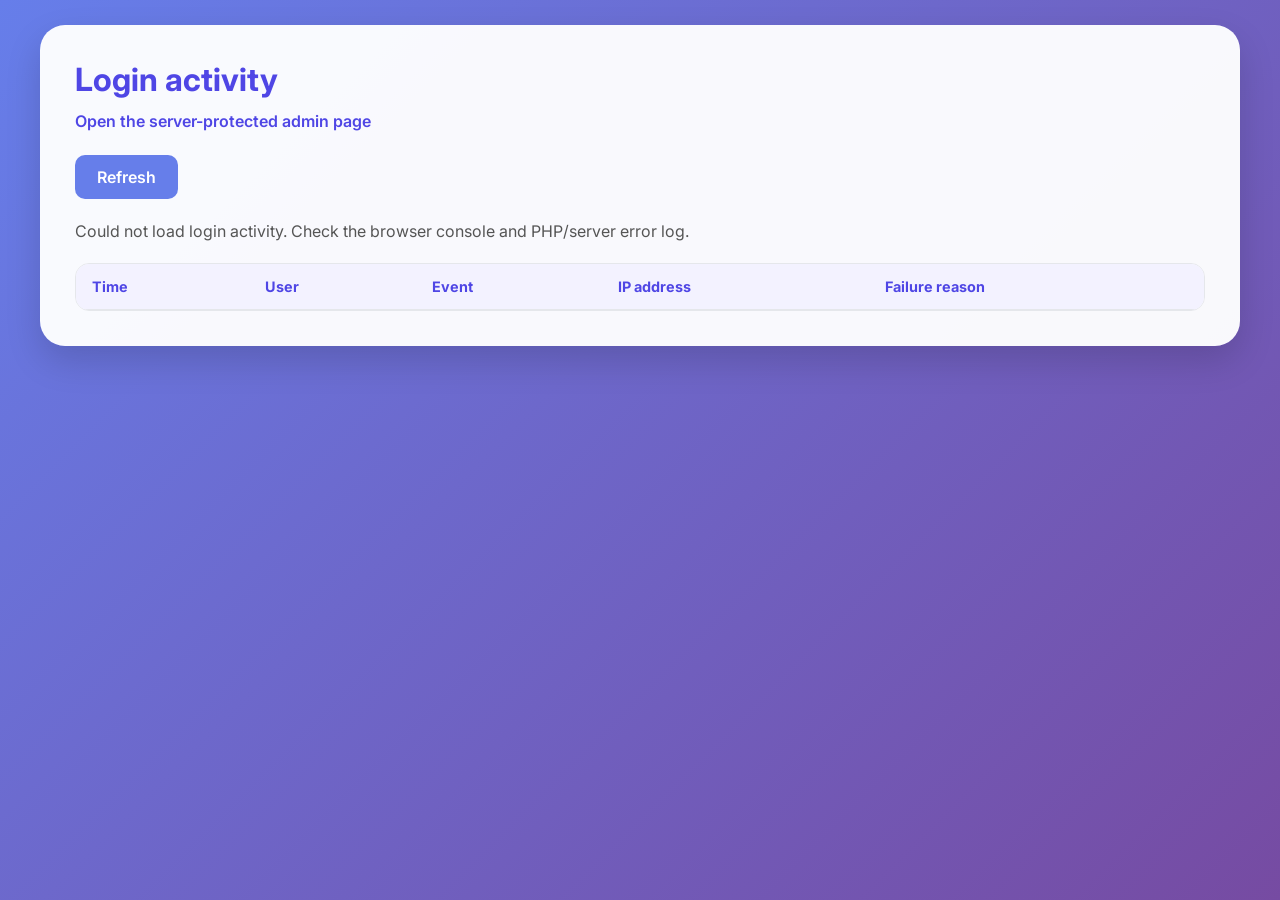
<file: admin-panel.html>
<!doctype html>
<html lang="en">
<head>
  <meta charset="utf-8">
  <meta name="viewport" content="width=device-width, initial-scale=1">
  <title>Login activity</title>
  <link rel="stylesheet" href="css/admin-panel.css">
</head>

<body>
  <main>
    <h1>Login activity</h1>
    <p><a href="admin-panel.php">Open the server-protected admin page</a></p>
    <button id="refresh" type="button">Refresh</button>
    <p id="message" role="status" aria-live="polite">Loading…</p>

    <div class="table-wrap">
      <table>
        <thead>
          <tr>
            <th>Time</th>
            <th>User</th>
            <th>Event</th>
            <th>IP address</th>
            <th>Failure reason</th>
          </tr>
        </thead>
        <tbody id="events"></tbody>
      </table>
    </div>
  </main>

  <script>
    const message = document.querySelector('#message');
    const tableBody = document.querySelector('#events');

    async function loadEvents() {
      message.textContent = 'Loading…';
      tableBody.replaceChildren();

      try {
        // Endpoint is in the repository root beside this HTML file.
        const response = await fetch('./admin-auth-events.php', {
          credentials: 'same-origin',
          headers: { Accept: 'application/json' },
          cache: 'no-store'
        });

        if (response.status === 403) {
          message.textContent = 'Sign in with an admin account to view login activity.';
          return;
        }
        if (!response.ok) {
          throw new Error(`Server returned HTTP ${response.status}`);
        }

        const data = await response.json();
        if (!Array.isArray(data.events)) {
          throw new Error(data.error || 'Unexpected response from the server');
        }
        if (data.events.length === 0) {
          message.textContent = 'No authentication events found.';
          return;
        }

        for (const event of data.events) {
          const row = document.createElement('tr');
          const values = [
            event.event_timestamp,
            event.username || event.username_attempted,
            event.event_type,
            event.ip_address,
            event.failure_reason
          ];

          for (const value of values) {
            const cell = document.createElement('td');
            cell.textContent = value == null || value === '' ? '—' : String(value);
            row.appendChild(cell);
          }
          tableBody.appendChild(row);
        }

        message.textContent = `Showing ${data.events.length} recent events.`;
      } catch (error) {
        console.error('Could not load login activity:', error);
        message.textContent = 'Could not load login activity. Check the browser console and PHP/server error log.';
      }
    }

    document.querySelector('#refresh').addEventListener('click', loadEvents);
    loadEvents();
  </script>
</body>
</html>
</file>
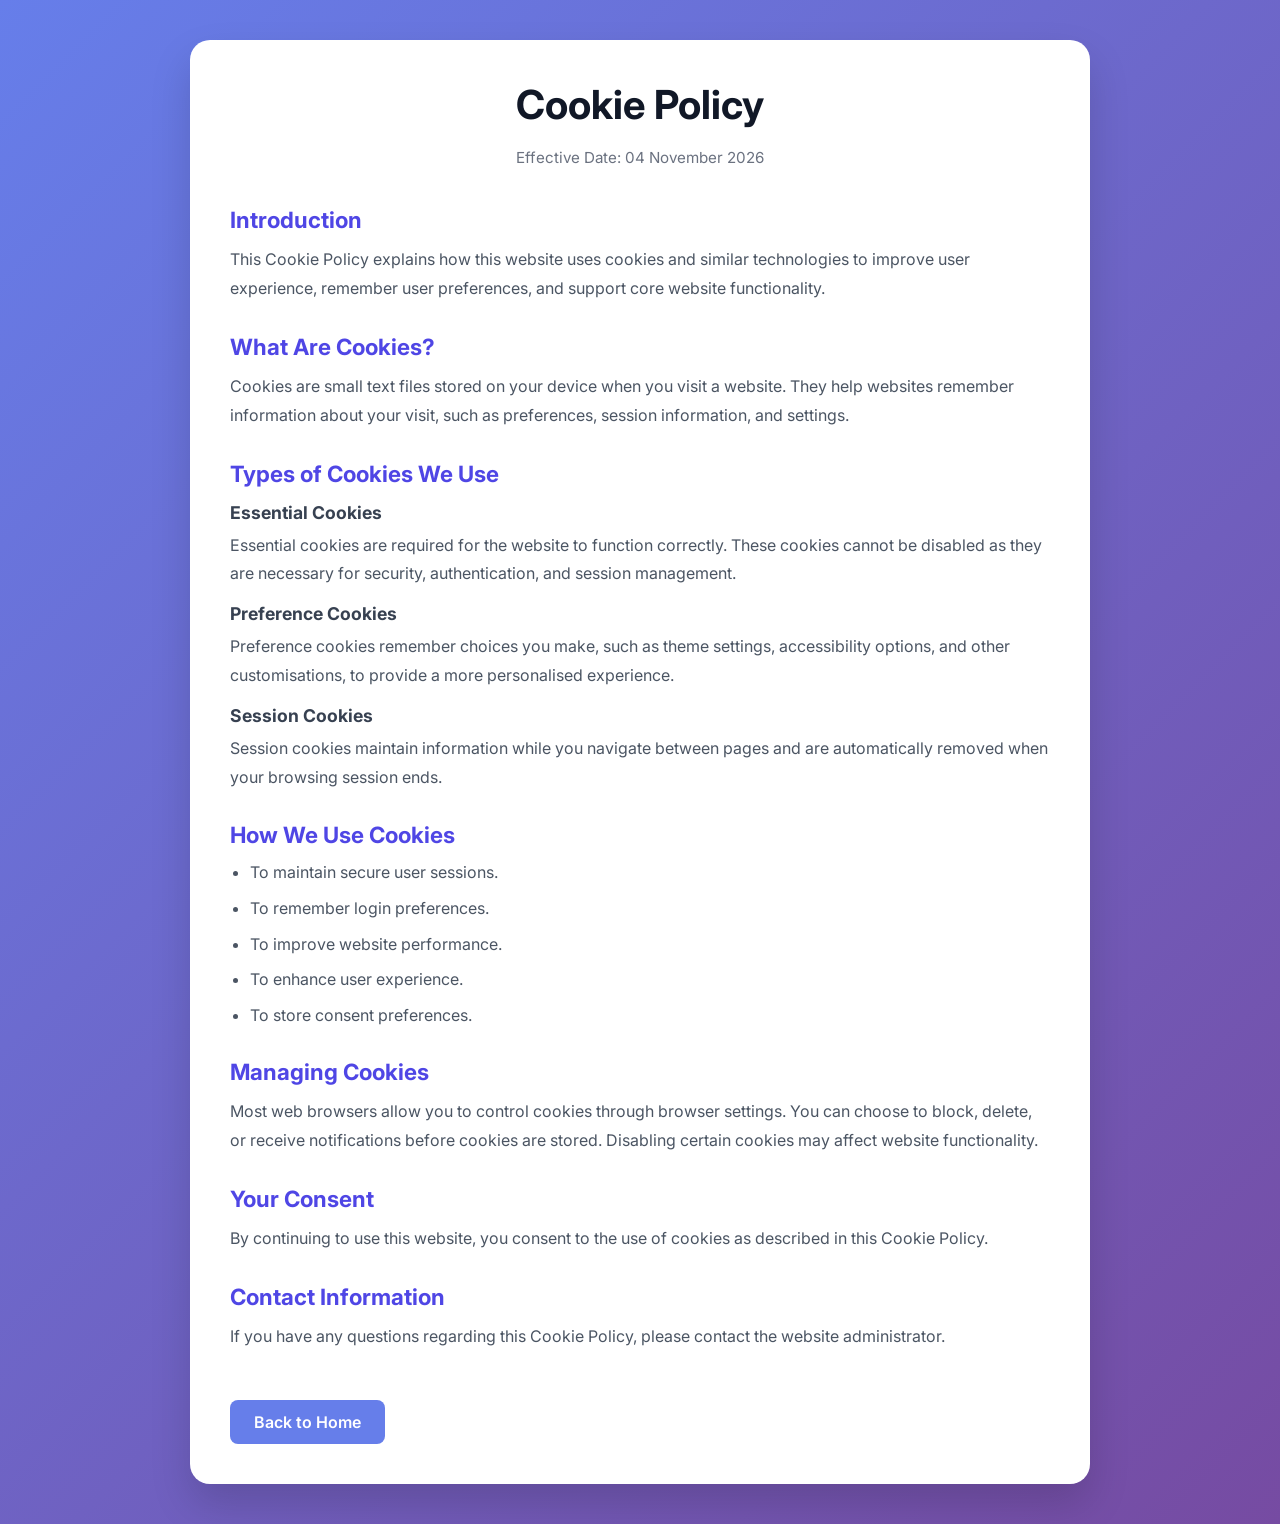
<file: cookie-policy.html>
<!DOCTYPE html>
<html lang="en">
<head>
    <meta charset="UTF-8">
    <meta name="viewport" content="width=device-width, initial-scale=1.0">
    <title>Cookie Policy</title>

    <link rel="stylesheet" href="css/cookie-policy.css">
</head>

<body>

    <div class="cookie-container">

        <h1>Cookie Policy</h1>

        <p class="effective-date">
            Effective Date: 04 November 2026
        </p>

        <section>
            <h2>Introduction</h2>

            <p>
                This Cookie Policy explains how this website uses cookies
                and similar technologies to improve user experience,
                remember user preferences, and support core website
                functionality.
            </p>
        </section>

        <section>
            <h2>What Are Cookies?</h2>

            <p>
                Cookies are small text files stored on your device when
                you visit a website. They help websites remember
                information about your visit, such as preferences,
                session information, and settings.
            </p>
        </section>

        <section>
            <h2>Types of Cookies We Use</h2>

            <h3>Essential Cookies</h3>

            <p>
                Essential cookies are required for the website to
                function correctly. These cookies cannot be disabled as
                they are necessary for security, authentication, and
                session management.
            </p>

            <h3>Preference Cookies</h3>

            <p>
                Preference cookies remember choices you make, such as
                theme settings, accessibility options, and other
                customisations, to provide a more personalised
                experience.
            </p>

            <h3>Session Cookies</h3>

            <p>
                Session cookies maintain information while you navigate
                between pages and are automatically removed when your
                browsing session ends.
            </p>
        </section>

        <section>
            <h2>How We Use Cookies</h2>

            <ul>
                <li>To maintain secure user sessions.</li>
                <li>To remember login preferences.</li>
                <li>To improve website performance.</li>
                <li>To enhance user experience.</li>
                <li>To store consent preferences.</li>
            </ul>
        </section>

        <section>
            <h2>Managing Cookies</h2>

            <p>
                Most web browsers allow you to control cookies through
                browser settings. You can choose to block, delete, or
                receive notifications before cookies are stored.
                Disabling certain cookies may affect website
                functionality.
            </p>
        </section>

        <section>
            <h2>Your Consent</h2>

            <p>
                By continuing to use this website, you consent to the
                use of cookies as described in this Cookie Policy.
            </p>
        </section>

        <section>
            <h2>Contact Information</h2>

            <p>
                If you have any questions regarding this Cookie Policy,
                please contact the website administrator.
            </p>
        </section>

        <a href="main.html" class="back-button">
            Back to Home
        </a>

    </div>

</body>
</html>
</file>
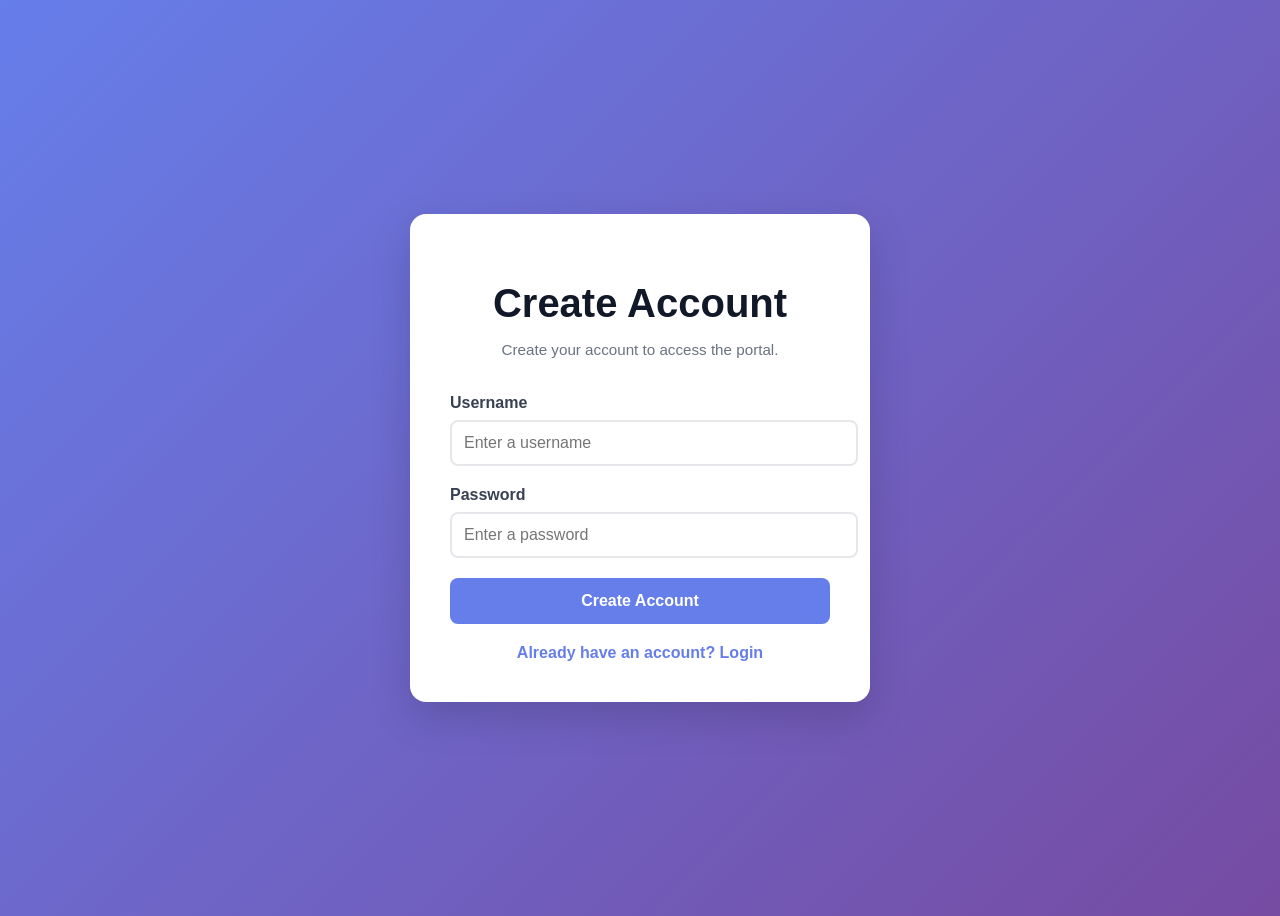
<file: create-account.html>
<!DOCTYPE html>
<html lang="en">
<head>

    <meta charset="UTF-8">

    <meta name="viewport" content="width=device-width, initial-scale=1.0">

    <title>Create Account</title>

    <link rel="stylesheet" href="css/create-account.css">

    <script src="scripts/create-account.js" defer></script>


</head>

<body>

    <form id="create-account-form">

        <div class="form-header">

            <h1>Create Account</h1>

            <p>
                Create your account to access the portal.
            </p>

        </div>

        <label for="username">
            Username
        </label>

        <input
            type="text"
            id="username"
            name="username"
            placeholder="Enter a username"
            required
        >

        <label for="password">
            Password
        </label>

        <input
            type="password"
            id="password"
            name="password"
            placeholder="Enter a password"
            required
        >

        <button type="submit">
            Create Account
        </button>

        <div class="login-link">

            <a href="login.html">
                Already have an account? Login
            </a>

        </div>

    </form>

    <!-- Success / Error Popup -->

    <div
        id="popup"
        class="popup hidden"
    >

        <div class="popup-content">

            <h2 id="popup-title">
                Notification
            </h2>

            <p id="popup-message">
                Message goes here.
            </p>

            <button
                id="popup-button"
                type="button"
            >
                Continue
            </button>

        </div>

    </div>

</body>
</html>
</file>
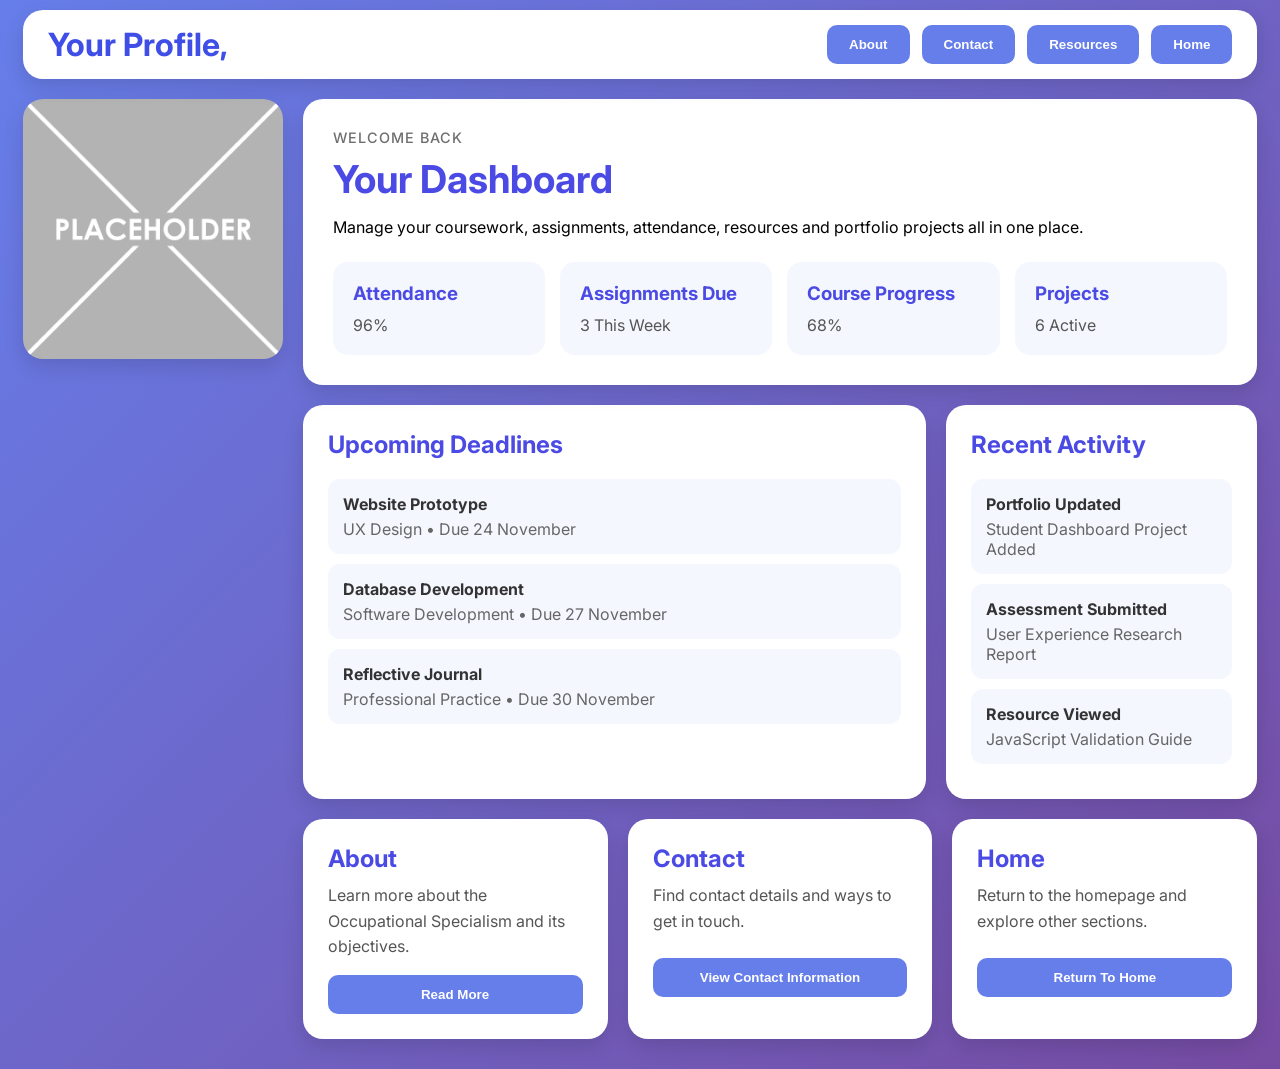
<file: profile.html>
<!DOCTYPE html>
<html lang="en">

<head>
    <meta charset="UTF-8">
    <meta name="viewport" content="width=device-width, initial-scale=1.0">
    <title>Student Dashboard</title>

    <link rel="stylesheet" href="css/profile-page.css">

    <script src="scripts/script.js" defer></script>
    <script src="scripts/profile.js" defer></script>
</head>

<body>

    <header>

        <div class="header-container">

            <div class="site-title">
                <h1>
                    Your Profile,
                    <span id="username"></span>
                </h1>
            </div>

            <nav>

                <ul class="navigator-menu">

                    <li>
                        <button class="nav-button">
                            About
                        </button>
                    </li>

                    <li>
                        <button class="nav-button">
                            Contact
                        </button>
                    </li>

                    <li>
                        <button class="nav-button">
                            Resources
                        </button>
                    </li>

                    <li>
                        <button class="nav-button">
                            Home
                        </button>
                    </li>

                </ul>

            </nav>

        </div>

    </header>

    <main class="main-content">

        <div class="left-column">

            <img
                class="placeholder-img"
                src="images/placeholder.png"
                alt="Profile Picture">

        </div>

        <div class="right-column">

            <section class="dashboard">

                <p class="subtitle">
                    WELCOME BACK
                </p>

                <h1>
                    Your Dashboard
                </h1>

                <p>
                    Manage your coursework, assignments,
                    attendance, resources and portfolio projects
                    all in one place.
                </p>

                <div class="body-container">

                    <div class="quick-stat">
                        <h3>Attendance</h3>
                        <p>96%</p>
                    </div>

                    <div class="quick-stat">
                        <h3>Assignments Due</h3>
                        <p>3 This Week</p>
                    </div>

                    <div class="quick-stat">
                        <h3>Course Progress</h3>
                        <p>68%</p>
                    </div>

                    <div class="quick-stat">
                        <h3>Projects</h3>
                        <p>6 Active</p>
                    </div>

                </div>

            </section>

            <section class="info-grid">

                <div class="deadlines">

                    <h2>
                        Upcoming Deadlines
                    </h2>

                    <div class="deadline-item">
                        <h4>Website Prototype</h4>
                        <p>
                            UX Design • Due 24 November
                        </p>
                    </div>

                    <div class="deadline-item">
                        <h4>Database Development</h4>
                        <p>
                            Software Development • Due 27 November
                        </p>
                    </div>

                    <div class="deadline-item">
                        <h4>Reflective Journal</h4>
                        <p>
                            Professional Practice • Due 30 November
                        </p>
                    </div>

                </div>

                <div class="activity">

                    <h2>
                        Recent Activity
                    </h2>

                    <div class="activity-item">
                        <h4>Portfolio Updated</h4>
                        <p>
                            Student Dashboard Project Added
                        </p>
                    </div>

                    <div class="activity-item">
                        <h4>Assessment Submitted</h4>
                        <p>
                            User Experience Research Report
                        </p>
                    </div>

                    <div class="activity-item">
                        <h4>Resource Viewed</h4>
                        <p>
                            JavaScript Validation Guide
                        </p>
                    </div>

                </div>

            </section>

            <section class="card-container">

                <div class="card">

                    <h2>
                        About
                    </h2>

                    <p>
                        Learn more about the Occupational
                        Specialism and its objectives.
                    </p>

                    <button id="openPopup">
                        Read More
                    </button>

                </div>

                <div class="card">

                    <h2>
                        Contact
                    </h2>

                    <p>
                        Find contact details and ways
                        to get in touch.
                    </p>

                    <button>
                        View Contact Information
                    </button>

                </div>

                <div class="card">

                    <h2>
                        Home
                    </h2>

                    <p>
                        Return to the homepage and
                        explore other sections.
                    </p>

                    <button>
                        Return To Home
                    </button>

                </div>

            </section>

        </div>

    </main>

    <footer>

        <p>
            
        </p>

    </footer>

</body>

</html>
</file>
<file: css/admin-panel.css>
@import url('https://fonts.googleapis.com/css2?family=Inter:wght@400;500;600;700&display=swap');

* {
    margin: 0;
    padding: 0;
    box-sizing: border-box;
}

body {
    min-height: 100vh;
    padding: 25px;
    font-family: 'Inter', sans-serif;
    color: #333;
    background: linear-gradient(135deg, #667eea 0%, #764ba2 100%);
}

main {
    width: min(1200px, 100%);
    margin: 0 auto;
    padding: 35px;
    background: rgba(255, 255, 255, 0.96);
    border-radius: 25px;
    box-shadow: 0 15px 35px rgba(0, 0, 0, 0.15);
}

h1 {
    margin-bottom: 12px;
    color: #4f46e5;
    font-size: 2rem;
    font-weight: 700;
}

main > p {
    margin: 12px 0;
    color: #6b7280;
}

/* Link to the PHP-protected page */
main > p a {
    color: #4f46e5;
    font-weight: 600;
    text-decoration: none;
}

main > p a:hover {
    text-decoration: underline;
}

/* Refresh button */
#refresh {
    margin: 12px 0;
    padding: 12px 22px;
    border: 0;
    border-radius: 10px;
    background: #667eea;
    color: #fff;
    font: inherit;
    font-weight: 600;
    cursor: pointer;
    transition: background .2s ease, transform .2s ease;
}

#refresh:hover {
    background: #5665ec;
    transform: translateY(-2px);
}

#refresh:focus-visible,
a:focus-visible {
    outline: 3px solid #3124d6;
    outline-offset: 3px;
}

#message {
    min-height: 1.5em;
    margin: 10px 0 18px;
    color: #555;
}

/* Responsive table container */
.table-wrap {
    overflow-x: auto;
    border: 1px solid #e5e7eb;
    border-radius: 14px;
    background: #fff;
}

table {
    width: 100%;
    border-collapse: collapse;
    text-align: left;
}

thead {
    background: #f3f2ff;
}

th,
td {
    padding: 14px 16px;
    border-bottom: 1px solid #e5e7eb;
    vertical-align: top;
}

th {
    color: #4f46e5;
    font-size: .9rem;
    font-weight: 700;
    white-space: nowrap;
}

td {
    color: #444;
    overflow-wrap: anywhere;
}

tbody tr:nth-child(even) {
    background: #fafaff;
}

tbody tr:hover {
    background: #f1f0ff;
}

tbody tr:last-child td {
    border-bottom: 0;
}

/* Mobile layout */
@media (max-width: 700px) {
    body {
        padding: 12px;
    }

    main {
        padding: 22px 16px;
        border-radius: 18px;
    }

    h1 {
        font-size: 1.6rem;
    }

    th,
    td {
        padding: 11px 12px;
    }
}
</file>
<file: css/cookie-policy.css>
@import url('https://fonts.googleapis.com/css2?family=Inter:wght@400;500;600;700&display=swap');

* {
    margin: 0;
    padding: 0;
    box-sizing: border-box;
}

body {
    min-height: 100vh;
    padding: 40px 20px;
    font-family: 'Inter', sans-serif;
    background: linear-gradient(135deg, #667eea 0%, #764ba2 100%);
    color: #1f2937;
}

.cookie-container {
    max-width: 900px;
    margin: 0 auto;
    padding: 40px;
    background: #ffffff;
    border-radius: 20px;
    box-shadow: 0 20px 40px rgba(0, 0, 0, 0.15);
}

h1 {
    text-align: center;
    margin-bottom: 15px;
    font-size: 2.5rem;
    color: #111827;
}

.effective-date {
    text-align: center;
    margin-bottom: 35px;
    color: #6b7280;
    font-size: 0.95rem;
}

section {
    margin-bottom: 30px;
}

h2 {
    margin-bottom: 12px;
    color: #4f46e5;
    font-size: 1.4rem;
}

h3 {
    margin-top: 15px;
    margin-bottom: 8px;
    color: #374151;
    font-size: 1.1rem;
}

p {
    line-height: 1.8;
    margin-bottom: 12px;
    color: #4b5563;
}

ul {
    margin-left: 20px;
}

li {
    margin-bottom: 10px;
    line-height: 1.6;
    color: #4b5563;
}

.back-button {
    display: inline-block;
    margin-top: 20px;
    padding: 12px 24px;
    background: #667eea;
    color: #ffffff;
    text-decoration: none;
    border-radius: 8px;
    font-weight: 600;
    transition: background 0.3s ease;
}

.back-button:hover {
    background: #5563d6;
}

@media (max-width: 768px) {

    .cookie-container {
        padding: 25px;
    }

    h1 {
        font-size: 2rem;
    }
}
</file>
<file: css/create-account.css>
#create-account-form {

    width: 380px;

    padding: 40px;

    background: #ffffff;

    border-radius: 16px;

    box-shadow:
        0 15px 40px rgba(0, 0, 0, 0.15);

    display: flex;
    flex-direction: column;
}

body {
    min-height: 100vh;
    display: flex;
    justify-content: center;
    align-items: center;
    background: linear-gradient(
        135deg,
        #667eea 0%,
        #764ba2 100%
    );
    font-family: 'Inter', sans-serif;
}


.form-header {

    text-align: center;

    margin-bottom: 20px;
}

.form-header h1 {

    color: #111827;

    font-size: 2.5rem;

    font-weight: 700;

    margin-bottom: 10px;
}

.form-header p {

    color: #6b7280;

    font-size: 0.95rem;
}

label {

    display: block;

    margin-bottom: 8px;

    color: #374151;

    font-weight: 600;
}

input[type="text"],
input[type="password"] {

    width: 100%;

    padding: 12px;

    margin-bottom: 20px;

    border: 2px solid #e5e7eb;

    border-radius: 8px;

    font-size: 1rem;

    font-family: inherit;
}

input[type="text"]:focus,
input[type="password"]:focus {

    outline: none;

    border-color: #667eea;

    box-shadow:
        0 0 0 4px rgba(102, 126, 234, 0.15);
}

button {

    width: 100%;

    padding: 14px;

    background: #667eea;

    color: white;

    border: none;

    border-radius: 8px;

    font-size: 1rem;

    font-weight: 600;

    cursor: pointer;

    transition: .3s;
}

button:hover {

    background: #5563d6;

    transform: translateY(-2px);
}

.login-link {

    text-align: center;

    margin-top: 20px;
}

.login-link a {

    text-decoration: none;

    color: #667eea;

    font-weight: 600;
}

.login-link a:hover {

    text-decoration: underline;
}

.hidden {
    display: none !important;
}

.popup {

    position: fixed;

    top: 20px;
    right: 20px;

    width: 380px;

    z-index: 9999;
}

.popup.hidden {
    display: none;
}

.popup-content {

    background: #ffffff;

    border-radius: 12px;

    padding: 20px;

    box-shadow:
        0 10px 30px rgba(0, 0, 0, 0.2);

    border-left: 5px solid #667eea;

    animation: slideIn .3s ease;
}

.popup-content h2 {

    font-size: 1.1rem;

    margin-bottom: 8px;

    color: #111827;
}

.popup-content p {

    color: #4b5563;

    line-height: 1.4;

    margin-bottom: 12px;
}

.popup-content button {

    margin-top: 10px;

    width: auto;

    padding: 10px 18px;
}

@keyframes slideIn {

    from {
        transform: translateX(120%);
        opacity: 0;
    }

    to {
        transform: translateX(0);
        opacity: 1;
    }

}
</file>
<file: css/profile-page.css>
@import url('https://fonts.googleapis.com/css2?family=Inter:wght@400;500;600;700&display=swap');

*{
    margin:0;
    padding:0;
    box-sizing:border-box;
}

body{
    min-height:100vh;
    font-family:'Inter',sans-serif;

    background:linear-gradient(
        135deg,
        #667eea 0%,
        #764ba2 100%
    );

    padding:10px;
}

/* ---------------- HEADER ---------------- */

.header-container{
    width:98%;
    margin:0 auto 20px auto;
    padding:15px 25px;

    display:flex;
    justify-content:space-between;
    align-items:center;

    background:white;
    border-radius:20px;

    box-shadow:0 8px 20px rgba(0,0,0,.12);

    position:sticky;
    top:10px;
    z-index:1000;
}

.site-title h1{
    color:#3f4ee6;
    font-size:2rem;
}

#username{
    color:#252525;
}

nav{
    margin-left:auto;
}

.navigator-menu{
    display:flex;
    list-style:none;
    gap:12px;

    align-items:center;
}

.nav-button{
    border:none;
    background:#667eea;
    color:white;

    font-weight:600;

    padding:12px 22px;

    border-radius:10px;

    cursor:pointer;

    transition:all .3s ease;
}

.nav-button:hover{
    background:#4d63f7;
    transform:translateY(-2px);
}

/* ---------------- MAIN ---------------- */

.main-content{
    width:98%;
    margin:auto;

    display:grid;
    grid-template-columns:260px 1fr;
    gap:20px;
}

/* ---------------- LEFT COLUMN ---------------- */

.left-column{
    display:flex;
    flex-direction:column;
}

.placeholder-img{
    width:100%;

    border-radius:20px;

    background:white;

    object-fit:cover;

    box-shadow:0 8px 20px rgba(0,0,0,.12);
}

/* ---------------- RIGHT COLUMN ---------------- */

.right-column{
    display:flex;
    flex-direction:column;
    gap:20px;
}

/* ---------------- DASHBOARD ---------------- */

.dashboard{
    background:white;

    border-radius:20px;

    padding:30px;

    min-height:250px;

    box-shadow:0 8px 20px rgba(0,0,0,.12);

    position:relative;
}

.subtitle{
    color:#6f6f6f;
    font-size:.9rem;
    font-weight:500;

    margin-bottom:10px;

    letter-spacing:1px;
}

.dashboard h1{
    color:#4b4ae4;
    font-size:2.4rem;

    margin-bottom:15px;
}

.body-container{
    margin-top:25px;

    display:grid;
    grid-template-columns:repeat(4,1fr);
    gap:15px;
}

.quick-stat{
    background:#f5f7ff;
    border-radius:15px;

    padding:20px;
}

.quick-stat h3{
    color:#4b4ae4;
    margin-bottom:10px;
}

.quick-stat p{
    color:#555;
}

/* ---------------- CARD SECTION ---------------- */

.card-container{
    display:grid;
    grid-template-columns:repeat(3,1fr);
    gap:20px;
}

.card{
    background:white;

    border-radius:20px;

    padding:25px;

    box-shadow:0 8px 20px rgba(0,0,0,.12);

    transition:.3s ease;
}

.card:hover{
    transform:translateY(-6px);
}

.card h2{
    color:#4b4ae4;
    margin-bottom:10px;
}

.card p{
    color:#555;
    line-height:1.6;
    min-height:60px;
}

.card button{
    width:100%;

    margin-top:15px;

    border:none;

    background:#667eea;
    color:white;

    border-radius:10px;

    padding:12px;

    font-weight:600;

    cursor:pointer;

    transition:.3s;
}

.card button:hover{
    background:#5064f4;
}

/* ---------------- EXTRA DASHBOARD SECTIONS ---------------- */

.info-grid{
    display:grid;
    grid-template-columns:2fr 1fr;
    gap:20px;
}

.deadlines,
.activity{
    background:white;

    border-radius:20px;

    padding:25px;

    box-shadow:0 8px 20px rgba(0,0,0,.12);
}

.deadlines h2,
.activity h2{
    color:#4b4ae4;
    margin-bottom:20px;
}

.deadline-item,
.activity-item{
    padding:15px;

    margin-bottom:10px;

    border-radius:12px;

    background:#f5f7ff;
}

.deadline-item h4,
.activity-item h4{
    color:#333;
    margin-bottom:5px;
}

.deadline-item p,
.activity-item p{
    color:#666;
}

/* ---------------- FOOTER ---------------- */

footer{
    width:98%;
    margin:20px auto;

    text-align:center;

    color:white;
}

/* ---------------- RESPONSIVE ---------------- */

@media(max-width:1200px){

    .card-container{
        grid-template-columns:1fr;
    }

    .body-container{
        grid-template-columns:repeat(2,1fr);
    }

    .info-grid{
        grid-template-columns:1fr;
    }
}

@media(max-width:900px){

    .main-content{
        grid-template-columns:1fr;
    }

    .header-container{
        flex-direction:column;
        gap:15px;
    }

    .navigator-menu{
        flex-wrap:wrap;
        justify-content:center;
    }
}

@media(max-width:600px){

    .body-container{
        grid-template-columns:1fr;
    }

    .site-title h1{
        font-size:1.5rem;
    }

    .dashboard h1{
        font-size:1.8rem;
    }
}
</file>
